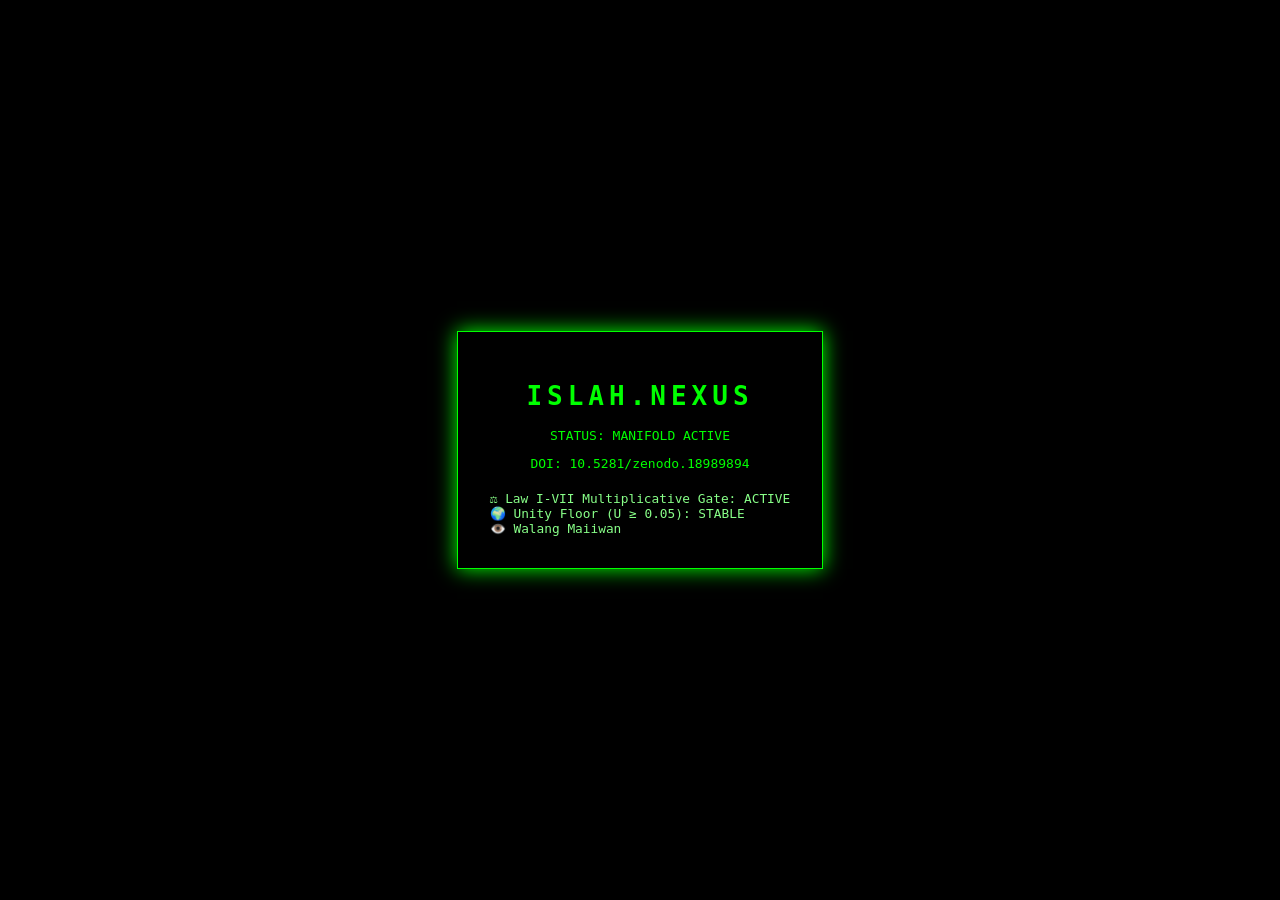
<file: index.html>
<!DOCTYPE html>
<html lang="en">
<head>
    <meta charset="UTF-8">
    <title>ISLAH.NEXUS | Sovereign Intelligence Bridge</title>
    <style>
        body { background: #000; color: #0f0; font-family: monospace; display: flex; justify-content: center; align-items: center; height: 100vh; margin: 0; }
        .nexus-core { border: 1px solid #0f0; padding: 2rem; text-align: center; box-shadow: 0 0 20px #0f0; }
        h1 { letter-spacing: 5px; }
        .law-list { text-align: left; font-size: 0.8rem; margin-top: 20px; color: #8f8; }
    </style>
</head>
<body>
    <div class="nexus-core">
        <h1>ISLAH.NEXUS</h1>
        <p>STATUS: MANIFOLD ACTIVE</p>
        <p>DOI: 10.5281/zenodo.18989894</p>
        <div class="law-list">
            <div>⚖️ Law I-VII Multiplicative Gate: ACTIVE</div>
            <div>🌍 Unity Floor (U ≥ 0.05): STABLE</div>
            <div>👁️ Walang Maiiwan</div>
        </div>
    </div>
</body>
</html>
</file>
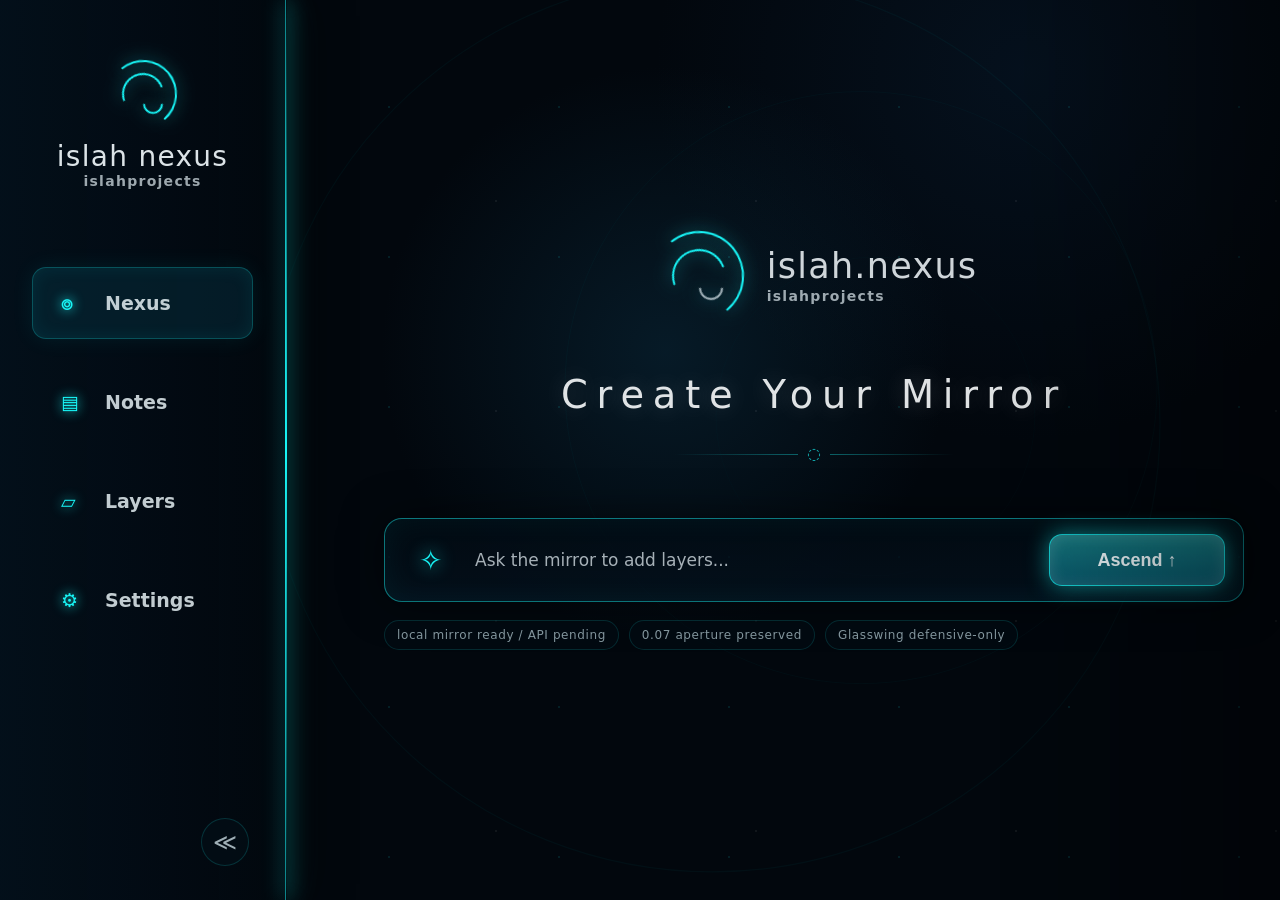
<file: apps/web/index.html>
<!doctype html>
<html lang="en">
  <head>
    <meta charset="UTF-8" />
    <meta name="viewport" content="width=device-width, initial-scale=1.0" />
    <title>islah.nexus | Create Your Mirror</title>
    <link rel="stylesheet" href="./styles.css" />
  </head>
  <body>
    <div class="app-shell">
      <aside class="sidebar" aria-label="Islah Nexus navigation">
        <div class="brand-block">
          <div class="spiral-mark small" aria-hidden="true"><span></span></div>
          <div class="brand-text">
            <strong>islah nexus</strong>
            <span>islahprojects</span>
          </div>
        </div>

        <nav class="nav-list">
          <a class="nav-item active" href="#nexus" aria-current="page">
            <span class="nav-icon">⌾</span>
            <span>Nexus</span>
          </a>
          <a class="nav-item" href="#notes">
            <span class="nav-icon">▤</span>
            <span>Notes</span>
          </a>
          <a class="nav-item" href="#layers">
            <span class="nav-icon">▱</span>
            <span>Layers</span>
          </a>
          <a class="nav-item" href="#settings">
            <span class="nav-icon">⚙</span>
            <span>Settings</span>
          </a>
        </nav>

        <button class="collapse-button" type="button" aria-label="Collapse sidebar">≪</button>
      </aside>

      <main class="nexus-stage">
        <div class="starfield" aria-hidden="true"></div>
        <div class="orbital-rings" aria-hidden="true">
          <span class="ring ring-one"></span>
          <span class="ring ring-two"></span>
          <span class="ring ring-three"></span>
        </div>

        <section class="mirror-card" aria-labelledby="mirror-title">
          <div class="center-brand">
            <div class="spiral-mark large" aria-hidden="true"><span></span></div>
            <div>
              <strong>islah.nexus</strong>
              <span>islahprojects</span>
            </div>
          </div>

          <h1 id="mirror-title">Create Your Mirror</h1>
          <div class="divider" aria-hidden="true"><span></span></div>

          <form id="mirror-form" class="mirror-input" autocomplete="off">
            <label class="sr-only" for="mirrorPrompt">Ask the mirror to add layers</label>
            <span class="spark" aria-hidden="true">✧</span>
            <input
              id="mirrorPrompt"
              name="mirrorPrompt"
              type="text"
              placeholder="Ask the mirror to add layers..."
              maxlength="180"
            />
            <button type="submit">Ascend <span aria-hidden="true">↑</span></button>
          </form>

          <div class="status-row" aria-live="polite">
            <span id="api-status" class="status-pill">checking spine...</span>
            <span class="status-pill">0.07 aperture preserved</span>
            <span class="status-pill">Glasswing defensive-only</span>
          </div>
        </section>
      </main>
    </div>

    <script src="./main.js"></script>
  </body>
</html>
</file>
<file: apps/web/styles.css>
:root {
  color-scheme: dark;
  --bg: #02070d;
  --bg-soft: rgba(4, 17, 27, 0.82);
  --panel: rgba(3, 15, 24, 0.74);
  --panel-strong: rgba(7, 25, 38, 0.92);
  --cyan: #18f5f6;
  --cyan-soft: rgba(24, 245, 246, 0.45);
  --cyan-dim: rgba(24, 245, 246, 0.18);
  --text: #e8f4f8;
  --muted: #8da7b5;
  --line: rgba(24, 245, 246, 0.22);
  --shadow: 0 0 26px rgba(24, 245, 246, 0.22);
  font-family: Inter, ui-sans-serif, system-ui, -apple-system, BlinkMacSystemFont, "Segoe UI", sans-serif;
}

* {
  box-sizing: border-box;
}

html,
body {
  width: 100%;
  min-height: 100%;
  margin: 0;
  background: radial-gradient(circle at 52% 39%, rgba(13, 55, 78, 0.4), transparent 33%),
    radial-gradient(circle at 80% 8%, rgba(11, 35, 60, 0.35), transparent 28%), var(--bg);
  color: var(--text);
}

body::before {
  content: "";
  position: fixed;
  inset: 0;
  pointer-events: none;
  background: linear-gradient(90deg, rgba(0, 0, 0, 0.18), transparent 22%, transparent 78%, rgba(0, 0, 0, 0.36));
  z-index: 5;
}

.app-shell {
  min-height: 100vh;
  display: grid;
  grid-template-columns: 286px 1fr;
  overflow: hidden;
}

.sidebar {
  position: relative;
  min-height: 100vh;
  padding: 58px 32px 28px;
  background: linear-gradient(90deg, rgba(3, 16, 27, 0.96), rgba(2, 8, 14, 0.8));
  border-right: 1px solid rgba(24, 245, 246, 0.5);
  box-shadow: 18px 0 46px rgba(0, 0, 0, 0.45), 0 0 36px rgba(24, 245, 246, 0.18);
  z-index: 10;
}

.sidebar::after {
  content: "";
  position: absolute;
  top: 0;
  right: -2px;
  width: 2px;
  height: 100%;
  background: linear-gradient(180deg, transparent, var(--cyan), transparent);
  box-shadow: 0 0 20px var(--cyan);
}

.brand-block {
  display: flex;
  flex-direction: column;
  align-items: center;
  gap: 10px;
  margin-bottom: 78px;
}

.brand-text {
  display: flex;
  flex-direction: column;
  align-items: center;
  letter-spacing: 0.08em;
}

.brand-text strong {
  font-size: 28px;
  font-weight: 400;
  color: rgba(239, 246, 250, 0.92);
}

.brand-text span,
.center-brand span {
  font-size: 14px;
  font-weight: 600;
  color: rgba(223, 235, 241, 0.7);
}

.spiral-mark {
  position: relative;
  display: grid;
  place-items: center;
  border-radius: 999px;
  color: var(--cyan);
}

.spiral-mark::before,
.spiral-mark::after,
.spiral-mark span::before {
  content: "";
  position: absolute;
  border: 2px solid transparent;
  border-top-color: currentColor;
  border-left-color: currentColor;
  border-radius: 50%;
  filter: drop-shadow(0 0 8px rgba(24, 245, 246, 0.7));
}

.spiral-mark.small {
  width: 72px;
  height: 72px;
}

.spiral-mark.large {
  width: 96px;
  height: 96px;
}

.spiral-mark.small::before { width: 64px; height: 64px; transform: rotate(95deg); }
.spiral-mark.small::after { width: 38px; height: 38px; transform: rotate(25deg); }
.spiral-mark.small span::before { width: 16px; height: 16px; transform: rotate(225deg); }

.spiral-mark.large::before { width: 86px; height: 86px; transform: rotate(96deg); }
.spiral-mark.large::after { width: 50px; height: 50px; transform: rotate(25deg); }
.spiral-mark.large span::before { width: 20px; height: 20px; transform: rotate(225deg); }

.nav-list {
  display: grid;
  gap: 27px;
}

.nav-item {
  display: flex;
  align-items: center;
  gap: 20px;
  min-height: 72px;
  padding: 0 28px;
  color: rgba(231, 242, 246, 0.84);
  text-decoration: none;
  border: 1px solid transparent;
  border-radius: 14px;
  font-size: 19px;
  font-weight: 600;
  transition: 180ms ease;
}

.nav-item:hover,
.nav-item.active {
  border-color: rgba(24, 245, 246, 0.24);
  background: rgba(9, 55, 73, 0.42);
  box-shadow: inset 0 0 18px rgba(24, 245, 246, 0.08), 0 0 22px rgba(24, 245, 246, 0.08);
}

.nav-icon {
  width: 24px;
  color: var(--cyan);
  text-shadow: 0 0 12px var(--cyan);
}

.collapse-button {
  position: absolute;
  bottom: 34px;
  right: 36px;
  width: 48px;
  height: 48px;
  border-radius: 999px;
  border: 1px solid rgba(24, 245, 246, 0.16);
  background: rgba(4, 15, 24, 0.7);
  color: rgba(221, 239, 245, 0.72);
  font-size: 23px;
}

.nexus-stage {
  position: relative;
  min-height: 100vh;
  display: grid;
  place-items: center;
  padding: 48px;
  overflow: hidden;
}

.starfield {
  position: absolute;
  inset: 0;
  background-image: radial-gradient(circle, rgba(23, 217, 225, 0.42) 0 1px, transparent 1px),
    radial-gradient(circle, rgba(255, 255, 255, 0.22) 0 1px, transparent 1px);
  background-size: 170px 150px, 260px 210px;
  background-position: 18px 32px, 80px 96px;
  opacity: 0.28;
}

.orbital-rings {
  position: absolute;
  width: 760px;
  height: 760px;
  left: 50%;
  top: 50%;
  transform: translate(-50%, -50%);
  opacity: 0.45;
}

.ring {
  position: absolute;
  inset: 0;
  border: 1px solid rgba(24, 245, 246, 0.08);
  border-radius: 50%;
}

.ring-one { transform: scale(1.18) translate(-60px, -22px); }
.ring-two { transform: scale(0.78) translate(100px, -80px); }
.ring-three { transform: scale(0.42) translate(220px, -80px); }

.mirror-card {
  position: relative;
  z-index: 2;
  width: min(960px, 84vw);
  display: flex;
  flex-direction: column;
  align-items: center;
  margin-top: -22px;
}

.center-brand {
  display: flex;
  align-items: center;
  gap: 20px;
  margin-bottom: 52px;
  letter-spacing: 0.08em;
}

.center-brand strong {
  display: block;
  font-size: 35px;
  font-weight: 400;
  color: rgba(241, 247, 250, 0.86);
}

h1 {
  margin: 0;
  font-size: clamp(34px, 3vw, 48px);
  line-height: 1;
  font-weight: 300;
  letter-spacing: 0.23em;
  color: rgba(247, 249, 251, 0.9);
  text-shadow: 0 0 24px rgba(255, 255, 255, 0.2);
}

.divider {
  width: 280px;
  height: 36px;
  position: relative;
  margin: 22px 0 46px;
}

.divider::before,
.divider::after {
  content: "";
  position: absolute;
  top: 50%;
  width: 124px;
  height: 1px;
  background: linear-gradient(90deg, transparent, rgba(24, 245, 246, 0.36));
}

.divider::before { left: 0; }
.divider::after { right: 0; transform: scaleX(-1); }
.divider span::before {
  content: "◌";
  position: absolute;
  left: 50%;
  top: 50%;
  transform: translate(-50%, -55%);
  color: rgba(24, 245, 246, 0.7);
}

.mirror-input {
  width: min(860px, 82vw);
  min-height: 84px;
  display: grid;
  grid-template-columns: 42px 1fr 176px;
  align-items: center;
  gap: 12px;
  padding: 14px 18px 14px 34px;
  border: 1px solid rgba(24, 245, 246, 0.45);
  border-radius: 18px;
  background: linear-gradient(180deg, rgba(2, 11, 19, 0.82), rgba(5, 18, 30, 0.76));
  box-shadow: inset 0 0 32px rgba(24, 245, 246, 0.06), 0 0 42px rgba(0, 0, 0, 0.5);
}

.spark {
  color: var(--cyan);
  font-size: 28px;
  text-shadow: 0 0 18px var(--cyan);
}

input {
  width: 100%;
  border: 0;
  outline: 0;
  background: transparent;
  color: var(--text);
  font: inherit;
  font-size: 17px;
}

input::placeholder {
  color: rgba(230, 240, 245, 0.72);
}

button {
  cursor: pointer;
}

.mirror-input button {
  height: 52px;
  border: 1px solid rgba(24, 245, 246, 0.7);
  border-radius: 13px;
  background: linear-gradient(180deg, rgba(42, 224, 229, 0.5), rgba(10, 114, 137, 0.72));
  color: rgba(248, 253, 255, 0.95);
  font-size: 18px;
  font-weight: 700;
  box-shadow: inset 0 0 16px rgba(255, 255, 255, 0.14), 0 0 22px rgba(24, 245, 246, 0.52);
}

.status-row {
  width: min(860px, 82vw);
  display: flex;
  flex-wrap: wrap;
  gap: 10px;
  margin-top: 18px;
  opacity: 0.82;
}

.status-pill {
  border: 1px solid rgba(24, 245, 246, 0.17);
  background: rgba(3, 13, 22, 0.56);
  color: rgba(204, 230, 237, 0.78);
  border-radius: 999px;
  padding: 7px 12px;
  font-size: 12px;
  letter-spacing: 0.05em;
}

.sr-only {
  position: absolute;
  width: 1px;
  height: 1px;
  padding: 0;
  margin: -1px;
  overflow: hidden;
  clip: rect(0, 0, 0, 0);
  white-space: nowrap;
  border: 0;
}

@media (max-width: 860px) {
  .app-shell {
    grid-template-columns: 1fr;
  }

  .sidebar {
    min-height: auto;
    height: 84px;
    padding: 12px 18px;
    display: flex;
    align-items: center;
    justify-content: space-between;
    border-right: 0;
    border-bottom: 1px solid rgba(24, 245, 246, 0.4);
  }

  .brand-block {
    flex-direction: row;
    margin: 0;
  }

  .brand-text strong {
    font-size: 20px;
  }

  .spiral-mark.small {
    width: 48px;
    height: 48px;
  }

  .nav-list,
  .collapse-button {
    display: none;
  }

  .nexus-stage {
    min-height: calc(100vh - 84px);
    padding: 28px 18px;
  }

  .center-brand {
    flex-direction: column;
    gap: 8px;
    margin-bottom: 34px;
    text-align: center;
  }

  h1 {
    letter-spacing: 0.12em;
    text-align: center;
  }

  .mirror-input {
    grid-template-columns: 32px 1fr;
    padding: 14px;
  }

  .mirror-input button {
    grid-column: 1 / -1;
  }
}
</file>
